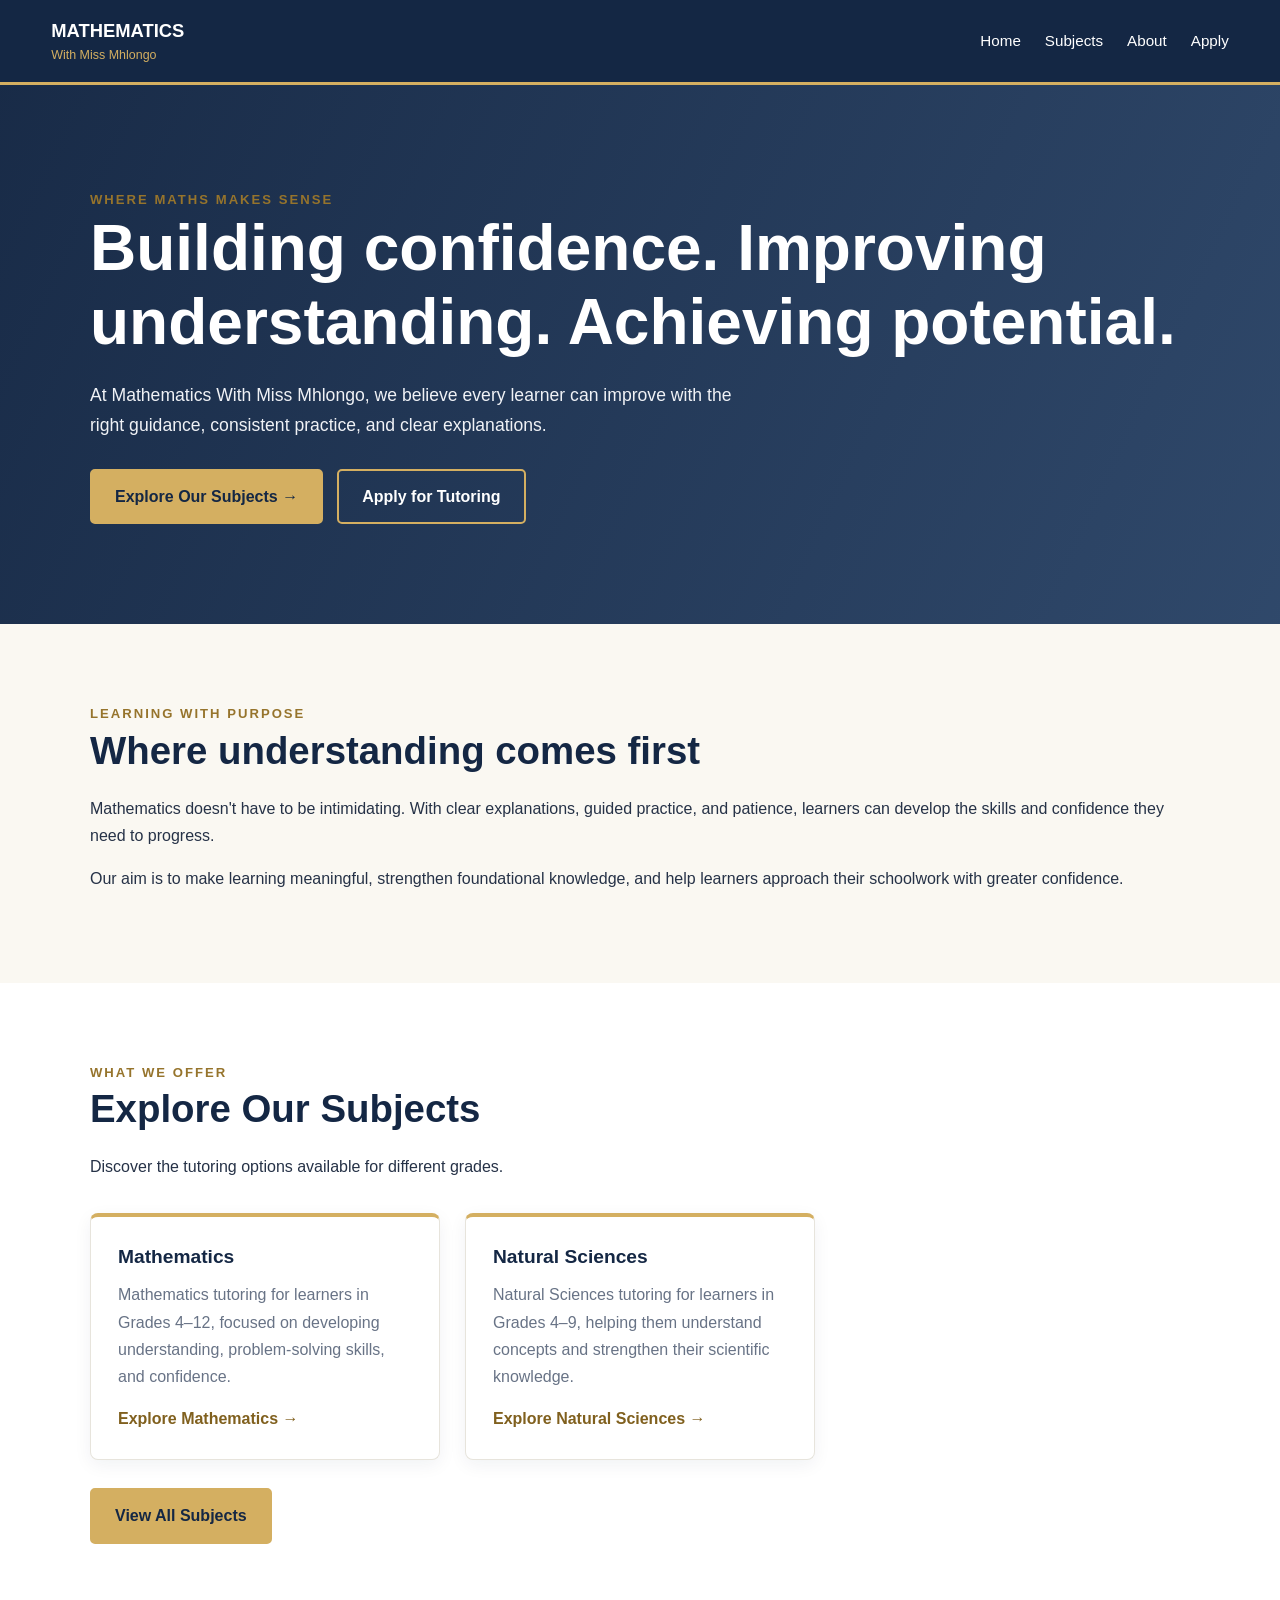
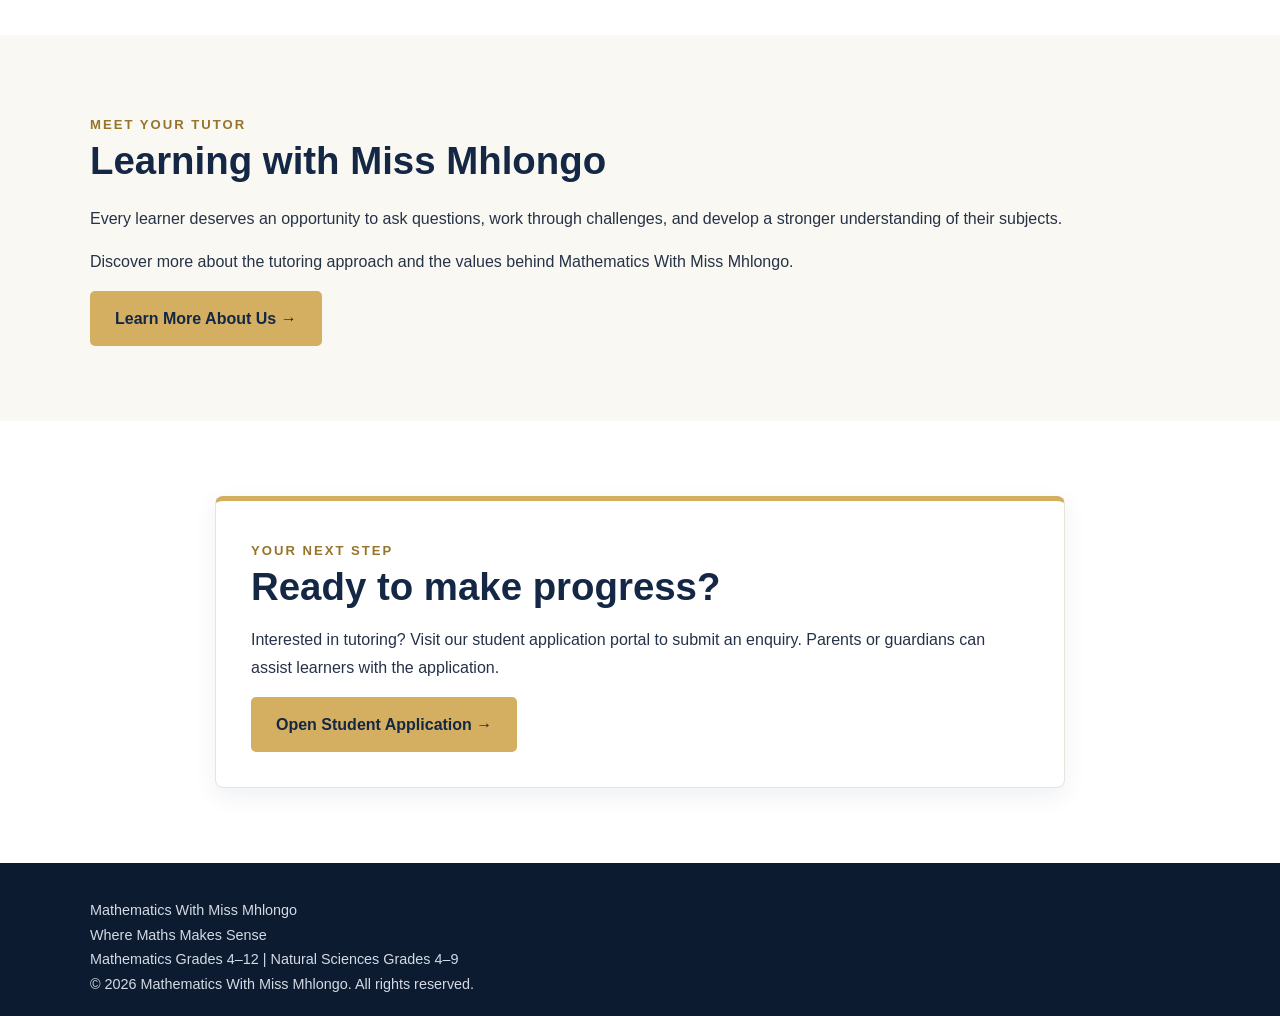
<file: index.html>
<!DOCTYPE html>
<html lang="en-ZA">
<head>
    <meta charset="UTF-8">
    <meta name="viewport" content="width=device-width, initial-scale=1.0">

    <meta
    name="description"
    content="Mathematics With Miss Mhlongo offers online and in-person Mathematics tutoring for Grades 4–12 and Natural Sciences tutoring for Grades 4–9 in Pietermaritzburg, KwaZulu-Natal."
>
    <meta name="theme-color" content="#142744">

    <title>PM Tutoring | Mathematics With Miss Mhlongo</title>

    <!-- Shared website design -->
    <link rel="stylesheet" href="style.css">

    <!-- Mobile navigation -->
    <script src="script.js" defer></script>
</head>

<body>

    <!-- =========================
         WEBSITE HEADER
    ========================== -->
    <header class="site-header">
        <nav class="navbar container" aria-label="Main navigation">

            <a class="brand" href="index.html">
                MATHEMATICS
                <span>With Miss Mhlongo</span>
            </a>

            <button
                class="menu-toggle"
                type="button"
                aria-label="Open navigation menu"
                aria-expanded="false"
                aria-controls="main-menu"
            >
                ☰
            </button>

            <ul class="nav-links" id="main-menu">
                <li>
                    <a class="active" href="index.html" aria-current="page">
                        Home
                    </a>
                </li>

                <li>
                    <a href="subjects.html">Subjects</a>
                </li>

                <li>
                    <a href="about.html">About</a>
                </li>

                <li>
                    <a href="apply.html">Apply</a>
                </li>
            </ul>

        </nav>
    </header>


    <!-- =========================
         MAIN HOMEPAGE CONTENT
    ========================== -->
    <main>

        <!-- HERO SECTION -->
        <section class="hero">
            <div class="container">

                <span class="eyebrow">
                    Where Maths Makes Sense
                </span>

                <h1>
                    Building confidence.
                    Improving understanding.
                    Achieving potential.
                </h1>

                <p>
                    At Mathematics With Miss Mhlongo, we believe
                    every learner can improve with the right
                    guidance, consistent practice, and clear
                    explanations.
                </p>

                <div class="hero-actions">
                    <a class="button" href="subjects.html">
                        Explore Our Subjects →
                    </a>

                    <a class="button button-outline" href="apply.html">
                        Apply for Tutoring
                    </a>
                </div>

            </div>
        </section>


        <!-- INTRODUCTION SECTION -->
        <section class="section">
            <div class="container">

                <span class="eyebrow">
                    Learning With Purpose
                </span>

                <h2>
                    Where understanding comes first
                </h2>

                <p>
                    Mathematics doesn't have to be intimidating.
                    With clear explanations, guided practice, and
                    patience, learners can develop the skills and
                    confidence they need to progress.
                </p>

                <p>
                    Our aim is to make learning meaningful,
                    strengthen foundational knowledge, and help
                    learners approach their schoolwork with
                    greater confidence.
                </p>

            </div>
        </section>


        <!-- SUBJECT PREVIEW SECTION -->
        <section class="section section-white">
            <div class="container">

                <span class="eyebrow">
                    What We Offer
                </span>

                <h2>
                    Explore Our Subjects
                </h2>

                <p>
                    Discover the tutoring options available
                    for different grades.
                </p>

                <div class="card-grid">

                    <article class="card">
                        <h3>Mathematics</h3>

                        <p>
                            Mathematics tutoring for learners
                            in Grades 4–12, focused on developing
                            understanding, problem-solving skills,
                            and confidence.
                        </p>

                        <a class="card-link" href="subjects.html">
                            Explore Mathematics →
                        </a>
                    </article>


                    <article class="card">
                        <h3>Natural Sciences</h3>

                        <p>
                            Natural Sciences tutoring for learners
                            in Grades 4–9, helping them understand
                            concepts and strengthen their
                            scientific knowledge.
                        </p>

                        <a class="card-link" href="subjects.html">
                            Explore Natural Sciences →
                        </a>
                    </article>

                </div>

                <p style="margin-top: 28px;">
                    <a class="button" href="subjects.html">
                        View All Subjects
                    </a>
                </p>

            </div>
        </section>


        <!-- ABOUT PREVIEW SECTION -->
        <section class="section">
            <div class="container">

                <span class="eyebrow">
                    Meet Your Tutor
                </span>

                <h2>
                    Learning with Miss Mhlongo
                </h2>

                <p>
                    Every learner deserves an opportunity to ask
                    questions, work through challenges, and
                    develop a stronger understanding of their
                    subjects.
                </p>

                <p>
                    Discover more about the tutoring approach
                    and the values behind Mathematics With
                    Miss Mhlongo.
                </p>

                <a class="button" href="about.html">
                    Learn More About Us →
                </a>

            </div>
        </section>


        <!-- APPLICATION CALL TO ACTION -->
        <section class="section section-white">
            <div class="container">

                <div class="application-panel">

                    <span class="eyebrow">
                        Your Next Step
                    </span>

                    <h2>
                        Ready to make progress?
                    </h2>

                    <p>
                        Interested in tutoring? Visit our student
                        application portal to submit an enquiry.
                        Parents or guardians can assist learners
                        with the application.
                    </p>

                    <a class="button" href="apply.html">
                        Open Student Application →
                    </a>

                </div>

            </div>
        </section>

    </main>


    <!-- =========================
         WEBSITE FOOTER
    ========================== -->
    <footer class="site-footer">
        <div class="container">

            <p>
                <span>Mathematics With Miss Mhlongo</span>
            </p>

            <p>
                Where Maths Makes Sense
            </p>

            <p>
                Mathematics Grades 4–12 |
                Natural Sciences Grades 4–9
            </p>

            <p>
                © 2026 Mathematics With Miss Mhlongo.
                All rights reserved.
            </p>

        </div>
    </footer>

</body>
</html>
</file>
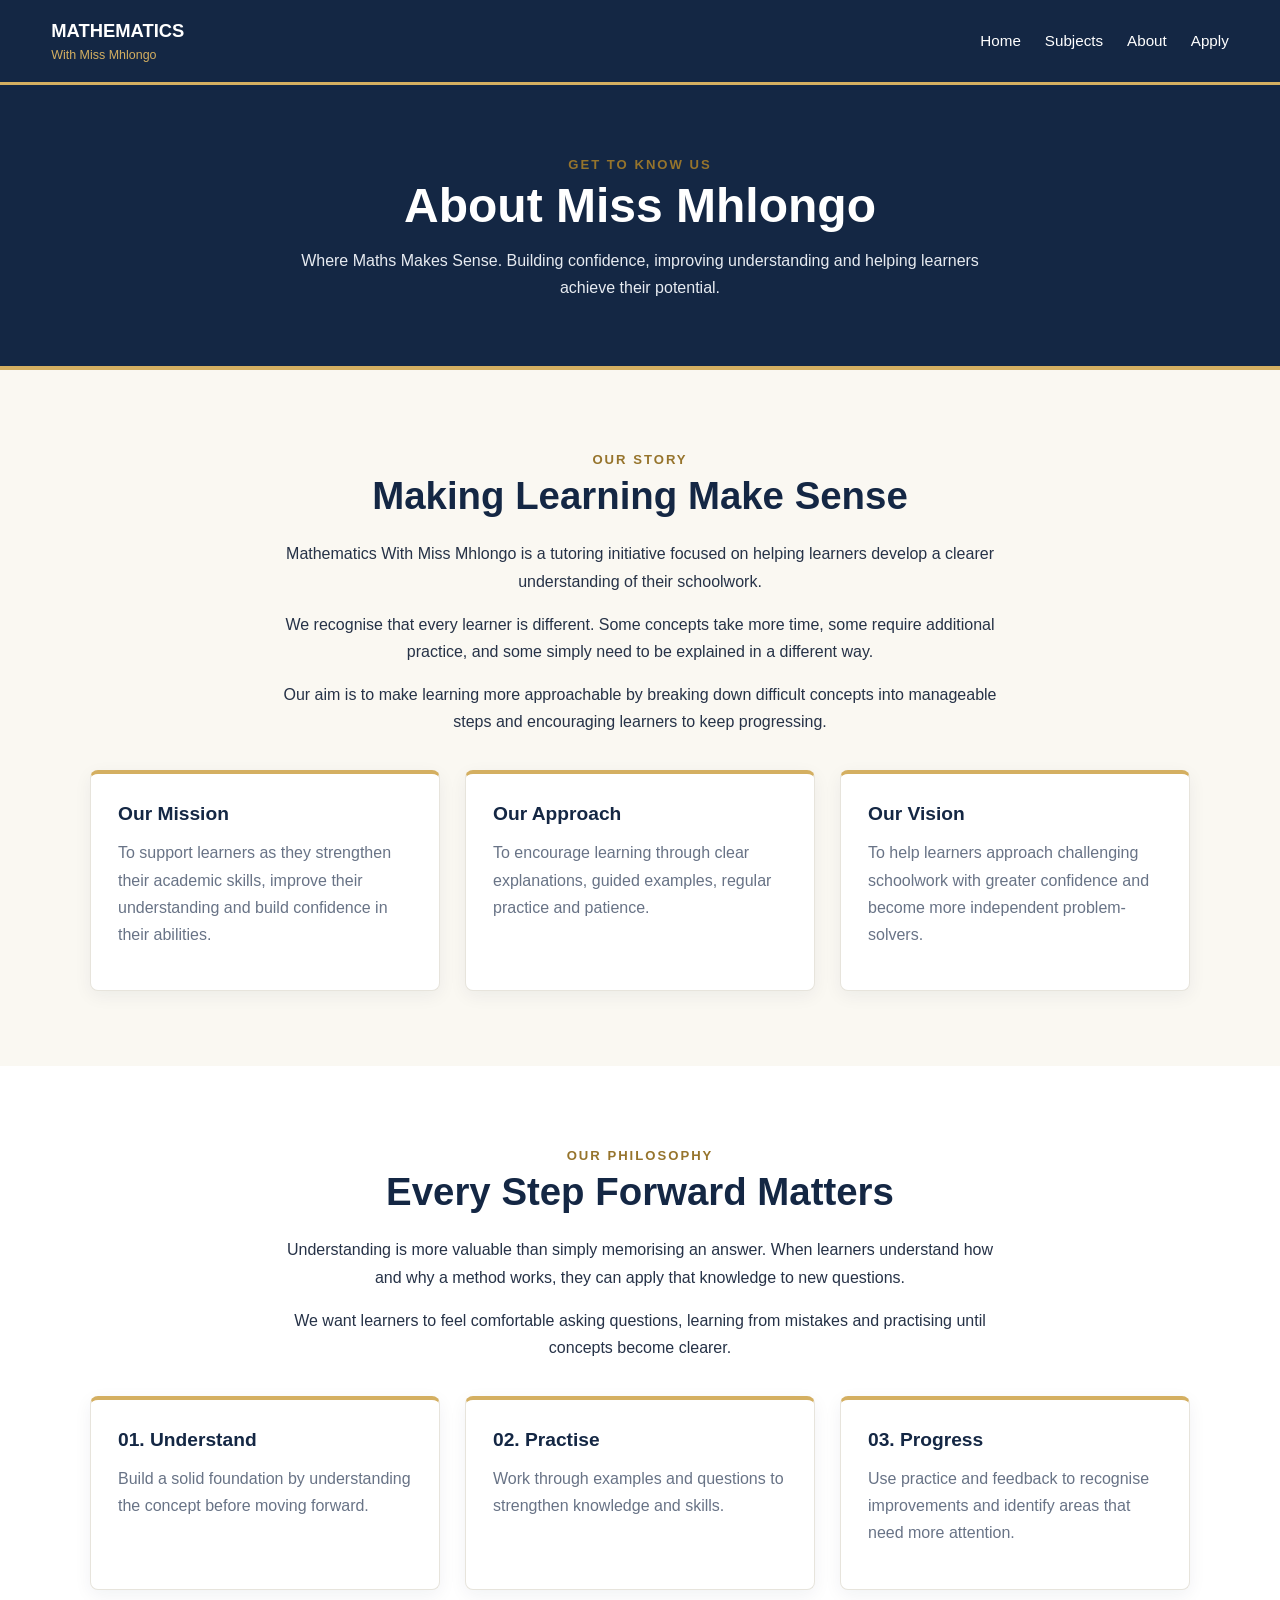
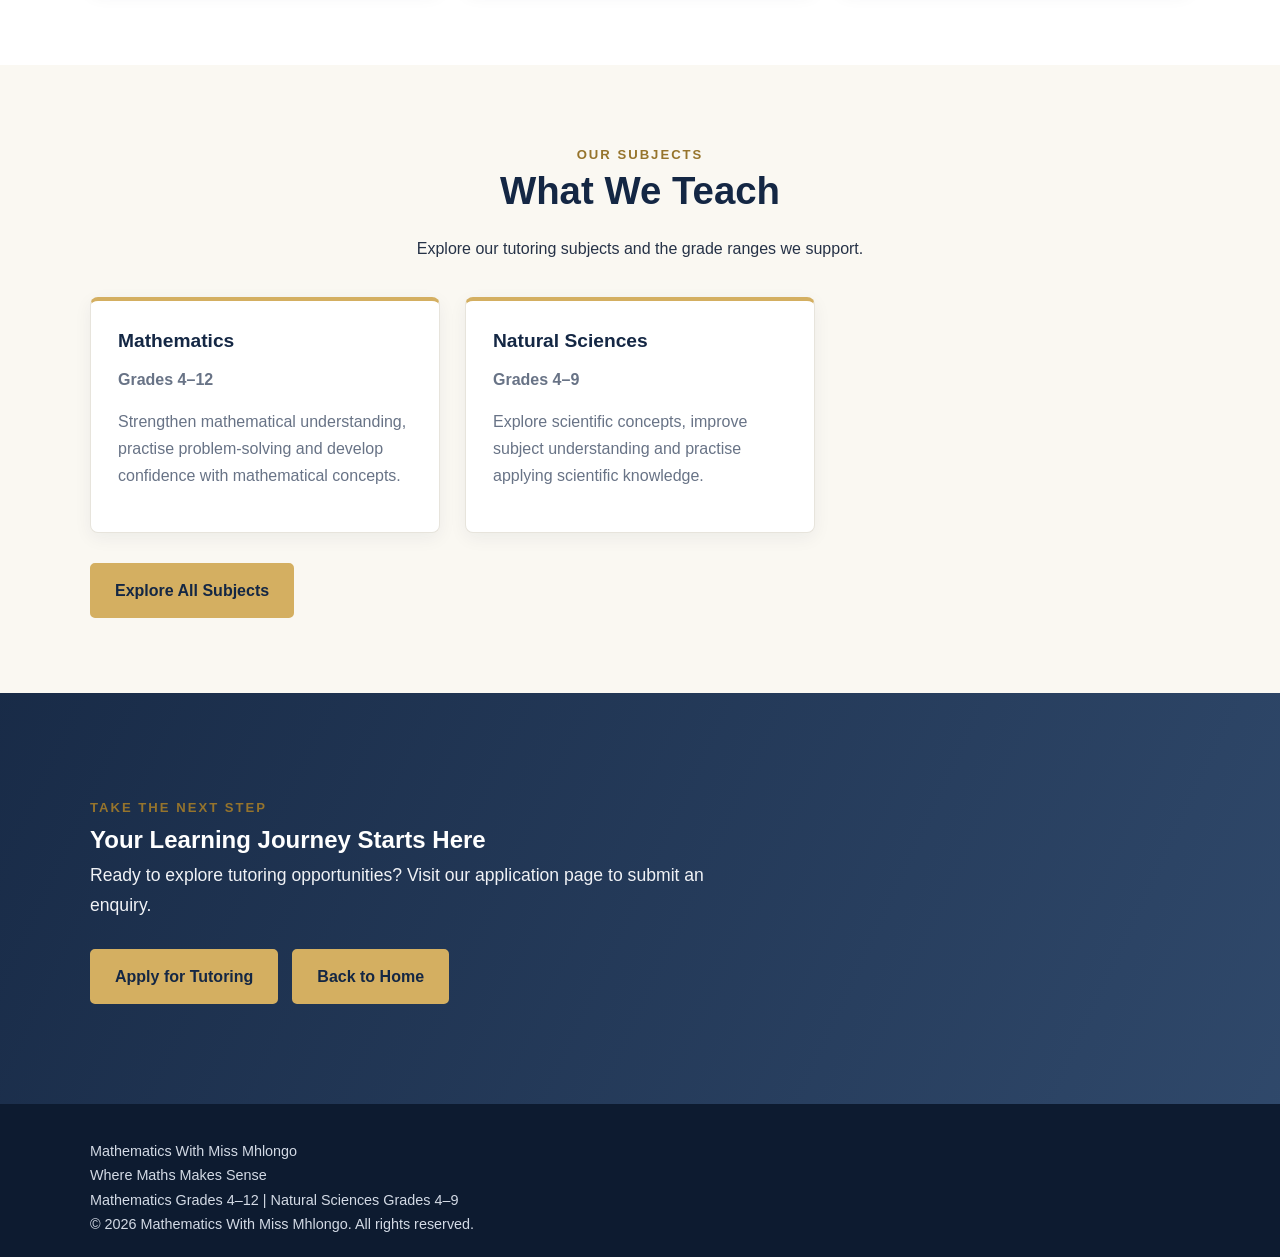
<file: about.html>
<!DOCTYPE html>
<html lang="en">
<head>
    <meta charset="UTF-8">
    <meta name="viewport" content="width=device-width, initial-scale=1.0">

    <meta
        name="description"
        content="Discover Mathematics With Miss Mhlongo, supporting learners in Mathematics and Natural Sciences."
    >

    <title>About | Mathematics With Miss Mhlongo</title>

    <link rel="stylesheet" href="style.css">
    <script src="script.js" defer></script>
</head>

<body>

    <!-- HEADER AND NAVIGATION -->
    <header class="site-header">
        <nav class="navbar container" aria-label="Main navigation">

            <a class="brand" href="index.html">
                MATHEMATICS
                <span>With Miss Mhlongo</span>
            </a>

            <button
                class="menu-toggle"
                type="button"
                aria-label="Open navigation menu"
                aria-expanded="false"
                aria-controls="main-menu"
            >
                ☰
            </button>

            <ul class="nav-links" id="main-menu">
                <li><a href="index.html">Home</a></li>
                <li><a href="subjects.html">Subjects</a></li>
                <li>
                    <a href="about.html" class="active"
                       aria-current="page">About</a>
                </li>
                <li><a href="apply.html">Apply</a></li>
            </ul>

        </nav>
    </header>

    <!-- MAIN CONTENT -->
    <main>

        <!-- PAGE INTRODUCTION -->
        <section class="page-heading">
            <div class="container">

                <span class="eyebrow">Get to Know Us</span>

                <h1>About Miss Mhlongo</h1>

                <p>
                    Where Maths Makes Sense.
                    Building confidence, improving understanding
                    and helping learners achieve their potential.
                </p>

            </div>
        </section>

        <!-- OUR STORY -->
        <section class="section about">
            <div class="container">

                <div class="section-intro">
                    <span class="eyebrow">Our Story</span>

                    <h2>Making Learning Make Sense</h2>

                    <p>
                        Mathematics With Miss Mhlongo is a tutoring
                        initiative focused on helping learners develop
                        a clearer understanding of their schoolwork.
                    </p>

                    <p>
                        We recognise that every learner is different.
                        Some concepts take more time, some require
                        additional practice, and some simply need
                        to be explained in a different way.
                    </p>

                    <p>
                        Our aim is to make learning more approachable
                        by breaking down difficult concepts into
                        manageable steps and encouraging learners
                        to keep progressing.
                    </p>
                </div>

                <div class="card-grid">

                    <article class="card">
                        <h3>Our Mission</h3>

                        <p>
                            To support learners as they strengthen
                            their academic skills, improve their
                            understanding and build confidence
                            in their abilities.
                        </p>
                    </article>

                    <article class="card">
                        <h3>Our Approach</h3>

                        <p>
                            To encourage learning through clear
                            explanations, guided examples, regular
                            practice and patience.
                        </p>
                    </article>

                    <article class="card">
                        <h3>Our Vision</h3>

                        <p>
                            To help learners approach challenging
                            schoolwork with greater confidence
                            and become more independent problem-solvers.
                        </p>
                    </article>

                </div>

            </div>
        </section>

        <!-- TEACHING PHILOSOPHY -->
        <section class="section section-white">
            <div class="container">

                <div class="section-intro">
                    <span class="eyebrow">Our Philosophy</span>

                    <h2>Every Step Forward Matters</h2>

                    <p>
                        Understanding is more valuable than simply
                        memorising an answer. When learners understand
                        how and why a method works, they can apply
                        that knowledge to new questions.
                    </p>

                    <p>
                        We want learners to feel comfortable asking
                        questions, learning from mistakes and
                        practising until concepts become clearer.
                    </p>
                </div>

                <div class="card-grid">

                    <article class="card">
                        <h3>01. Understand</h3>

                        <p>
                            Build a solid foundation by understanding
                            the concept before moving forward.
                        </p>
                    </article>

                    <article class="card">
                        <h3>02. Practise</h3>

                        <p>
                            Work through examples and questions
                            to strengthen knowledge and skills.
                        </p>
                    </article>

                    <article class="card">
                        <h3>03. Progress</h3>

                        <p>
                            Use practice and feedback to recognise
                            improvements and identify areas that
                            need more attention.
                        </p>
                    </article>

                </div>

            </div>
        </section>

        <!-- SUBJECTS WE SUPPORT -->
        <section class="section">
            <div class="container">

                <div class="section-intro">
                    <span class="eyebrow">Our Subjects</span>

                    <h2>What We Teach</h2>

                    <p>
                        Explore our tutoring subjects and the
                        grade ranges we support.
                    </p>
                </div>

                <div class="card-grid">

                    <article class="card">
                        <h3>Mathematics</h3>

                        <p><strong>Grades 4–12</strong></p>

                        <p>
                            Strengthen mathematical understanding,
                            practise problem-solving and develop
                            confidence with mathematical concepts.
                        </p>
                    </article>

                    <article class="card">
                        <h3>Natural Sciences</h3>

                        <p><strong>Grades 4–9</strong></p>

                        <p>
                            Explore scientific concepts, improve
                            subject understanding and practise
                            applying scientific knowledge.
                        </p>
                    </article>

                </div>

                <div style="margin-top: 30px;">
                    <a href="subjects.html" class="button">
                        Explore All Subjects
                    </a>
                </div>

            </div>
        </section>

        <!-- CALL TO ACTION -->
        <section class="hero">
            <div class="container">

                <span class="eyebrow">Take the Next Step</span>

                <h2 style="color: #ffffff;">
                    Your Learning Journey Starts Here
                </h2>

                <p>
                    Ready to explore tutoring opportunities?
                    Visit our application page to submit an enquiry.
                </p>

                <div class="hero-actions">

                    <a href="apply.html" class="button button-primary">
                        Apply for Tutoring
                    </a>

                    <a href="index.html"
                       class="button button-secondary">
                        Back to Home
                    </a>

                </div>

            </div>
        </section>

    </main>

    <!-- FOOTER -->
    <footer class="site-footer">
        <div class="container">

            <p>
                <span>Mathematics With Miss Mhlongo</span>
            </p>

            <p>Where Maths Makes Sense</p>

            <p>
                Mathematics Grades 4–12 |
                Natural Sciences Grades 4–9
            </p>

            <p>
                &copy; 2026 Mathematics With Miss Mhlongo.
                All rights reserved.
            </p>

        </div>
    </footer>

</body>
</html>
</file>
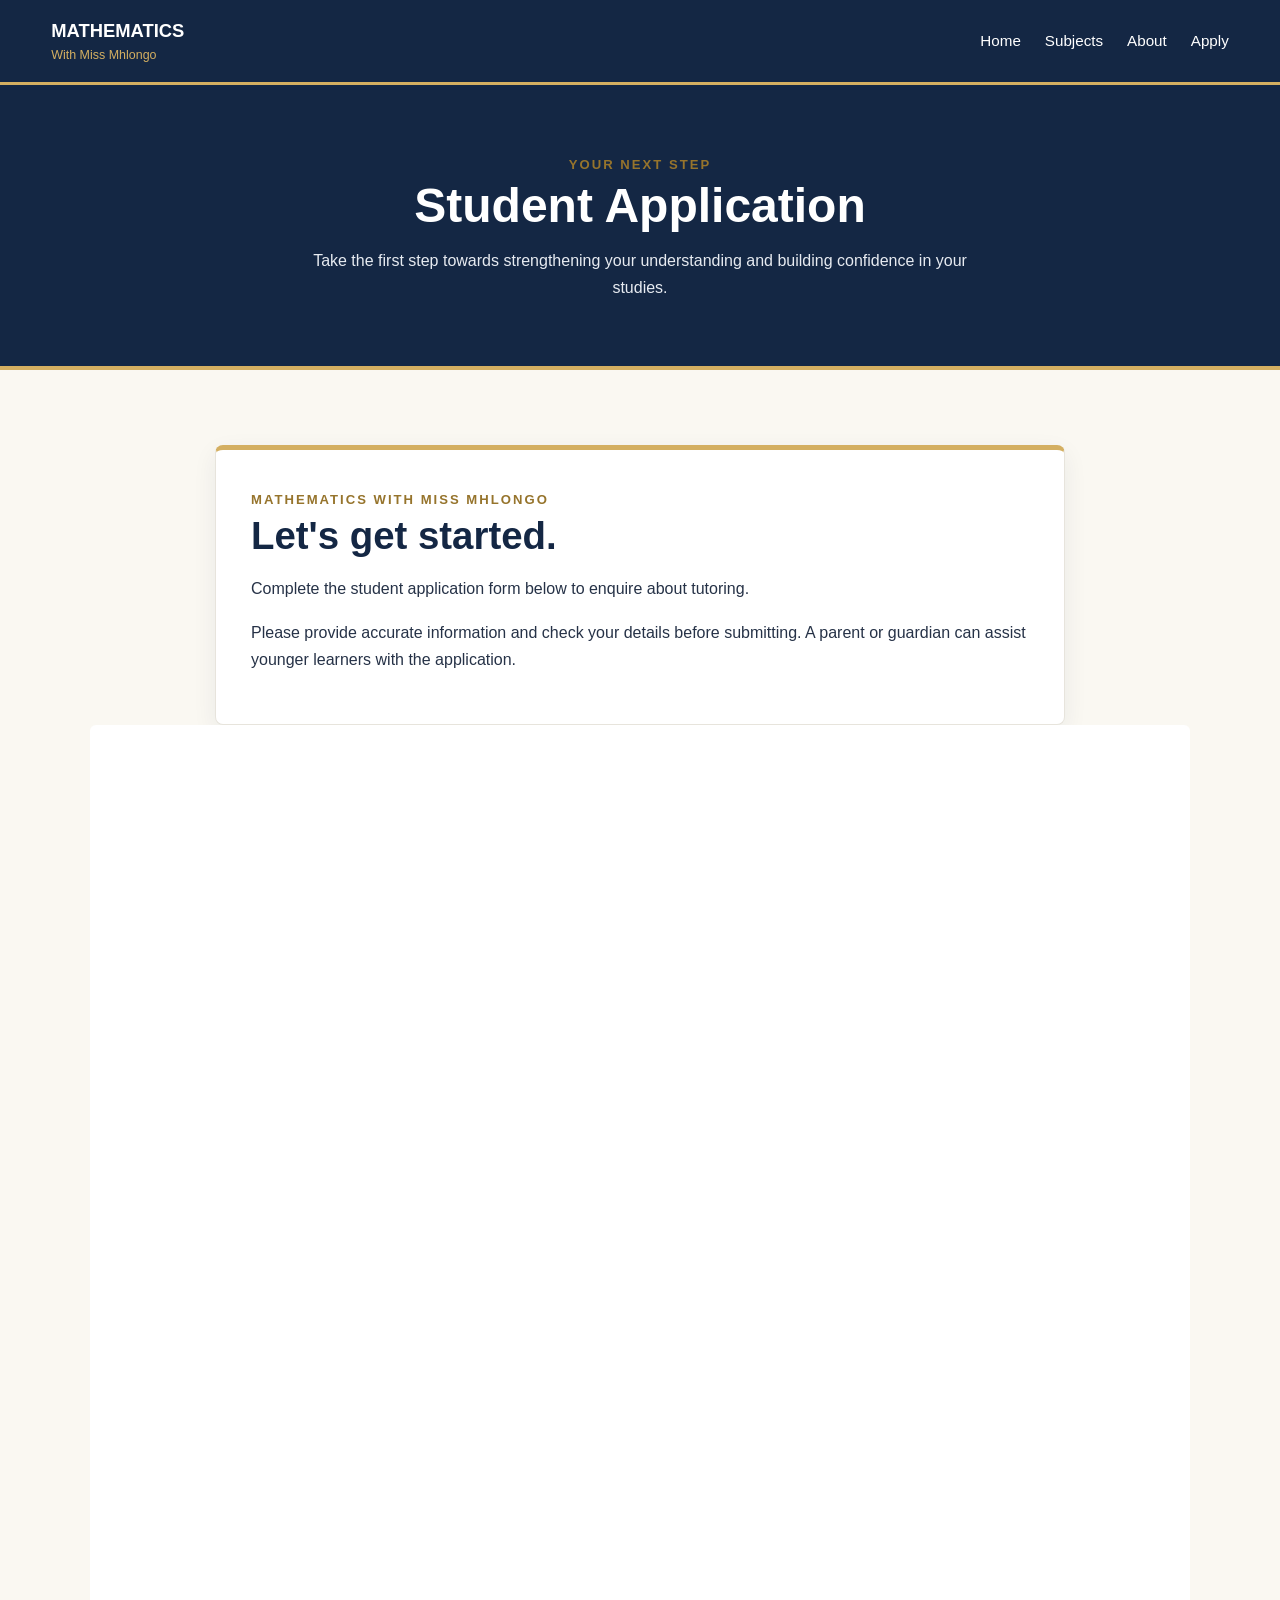
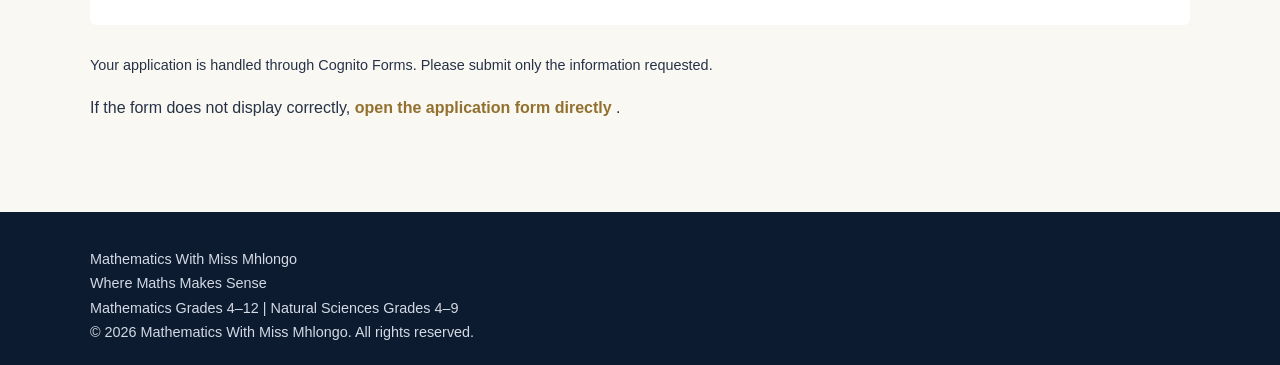
<file: apply.html>
<!DOCTYPE html>
<html lang="en">
<head>
    <meta charset="UTF-8">
    <meta name="viewport" content="width=device-width, initial-scale=1.0">

    <meta
        name="description"
        content="Apply for Mathematics or Natural Sciences tutoring with Mathematics With Miss Mhlongo."
    >

    <meta name="theme-color" content="#10243a">

    <title>Student Application | Mathematics With Miss Mhlongo</title>

    <link rel="stylesheet" href="style.css">
    <script src="script.js" defer></script>
</head>

<body>

    <!-- WEBSITE HEADER -->
    <header class="site-header">
        <nav class="navbar container" aria-label="Main navigation">

            <a class="brand" href="index.html">
                MATHEMATICS
                <span>With Miss Mhlongo</span>
            </a>

            <button
                class="menu-toggle"
                type="button"
                aria-label="Open navigation menu"
                aria-expanded="false"
                aria-controls="main-menu"
            >
                ☰
            </button>

            <ul class="nav-links" id="main-menu">
                <li>
                    <a href="index.html">Home</a>
                </li>

                <li>
                    <a href="subjects.html">Subjects</a>
                </li>

                <li>
                    <a href="about.html">About</a>
                </li>

                <li>
                    <a class="active" href="apply.html" aria-current="page">
                        Apply
                    </a>
                </li>
            </ul>

        </nav>
    </header>

    <!-- MAIN CONTENT -->
    <main>

        <!-- PAGE INTRODUCTION -->
        <section class="page-heading">
            <div class="container">

                <span class="eyebrow">Your Next Step</span>

                <h1>Student Application</h1>

                <p>
                    Take the first step towards strengthening
                    your understanding and building confidence
                    in your studies.
                </p>

            </div>
        </section>

        <!-- APPLICATION INFORMATION -->
        <section class="section">
            <div class="container">

                <div class="application-panel">

                    <span class="eyebrow">
                        Mathematics With Miss Mhlongo
                    </span>

                    <h2>Let's get started.</h2>

                    <p>
                        Complete the student application form below
                        to enquire about tutoring.
                    </p>

                    <p>
                        Please provide accurate information and
                        check your details before submitting.
                        A parent or guardian can assist younger
                        learners with the application.
                    </p>

                </div>

                <!-- COGNITO APPLICATION FORM -->
                <div class="application-embed-container">

                    <iframe
                        class="application-embed"
                        src="https://www.cognitoforms.com/pmtutoring1/MathematicsWithMissMhlongoStudentApplication2"
                        title="Mathematics With Miss Mhlongo Student Application"
                        loading="lazy"
                        referrerpolicy="strict-origin-when-cross-origin"
                        style="width: 100%; min-height: 900px; border: none;"
                    ></iframe>

                </div>

                <!-- PRIVACY NOTE -->
                <p style="margin-top: 20px; font-size: 0.9rem;">
                    Your application is handled through Cognito Forms.
                    Please submit only the information requested.
                </p>

                <!-- DIRECT FORM LINK -->
                <p>
                    If the form does not display correctly,
                    <a
                        href="https://www.cognitoforms.com/pmtutoring1/MathematicsWithMissMhlongoStudentApplication2"
                        target="_blank"
                        rel="noopener noreferrer"
                        style="color: #92702f; font-weight: bold;"
                    >
                        open the application form directly
                    </a>.
                </p>

            </div>
        </section>

    </main>

    <!-- WEBSITE FOOTER -->
    <footer class="site-footer">
        <div class="container">

            <p>
                <span>Mathematics With Miss Mhlongo</span>
            </p>

            <p>Where Maths Makes Sense</p>

            <p>
                Mathematics Grades 4–12 |
                Natural Sciences Grades 4–9
            </p>

            <p>
                &copy; 2026 Mathematics With Miss Mhlongo.
                All rights reserved.
            </p>

        </div>
    </footer>

</body>
</html>
</file>
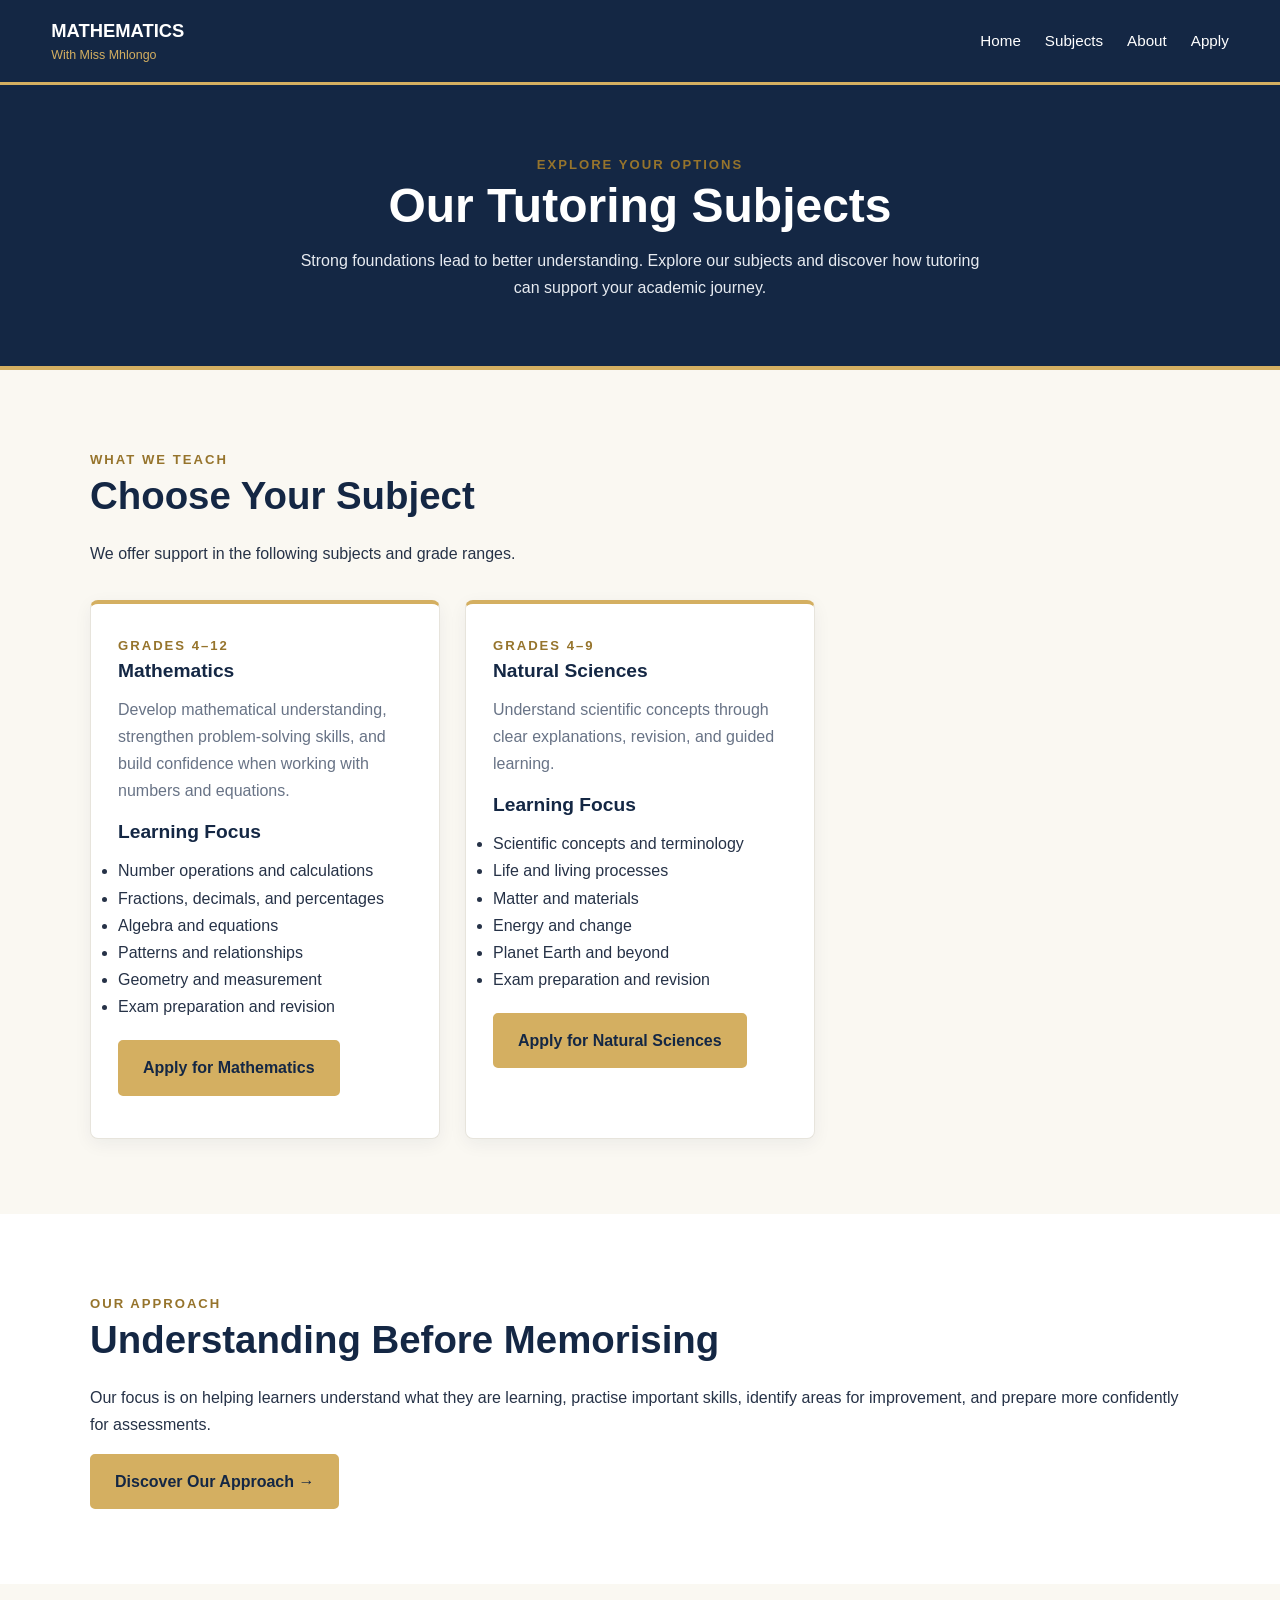
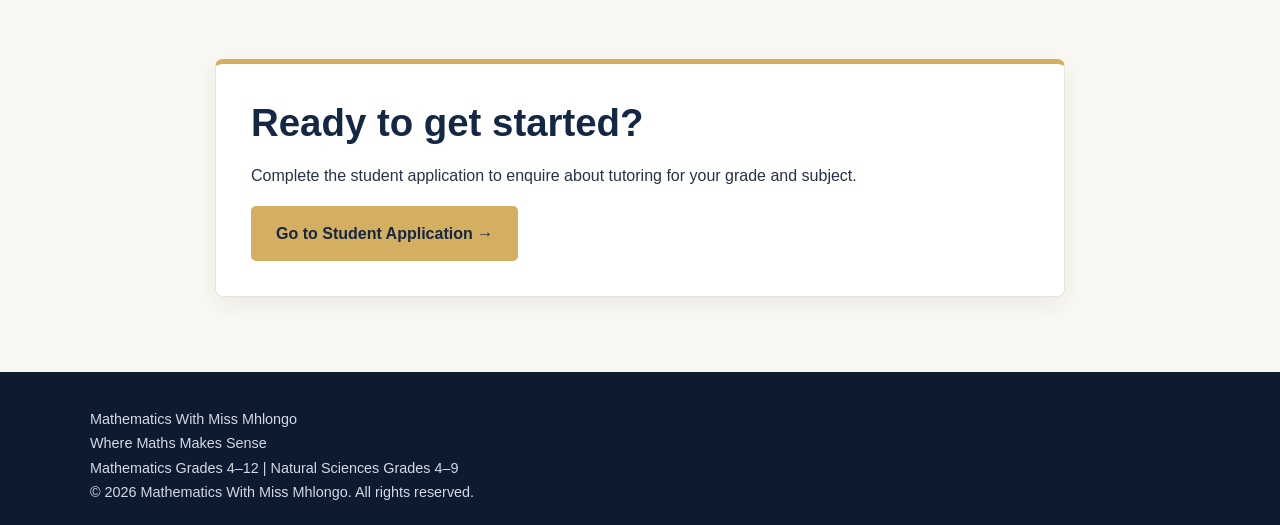
<file: subjects.html>
<!DOCTYPE html>
<html lang="en">
<head>
    <meta charset="UTF-8">
    <meta name="viewport" content="width=device-width, initial-scale=1.0">

    <meta
        name="description"
        content="Explore Mathematics tutoring for Grades 4–12 and Natural Sciences tutoring for Grades 4–9 with Miss Mhlongo."
    >

    <meta name="theme-color" content="#142744">

    <title>Subjects | Mathematics With Miss Mhlongo</title>

    <link rel="stylesheet" href="style.css">
    <script src="script.js" defer></script>
</head>

<body>

    <!-- WEBSITE HEADER -->
    <header class="site-header">
        <nav class="navbar container" aria-label="Main navigation">

            <a class="brand" href="index.html">
                MATHEMATICS
                <span>With Miss Mhlongo</span>
            </a>

            <button
                class="menu-toggle"
                type="button"
                aria-label="Open navigation menu"
                aria-expanded="false"
                aria-controls="main-menu"
            >
                ☰
            </button>

            <ul class="nav-links" id="main-menu">
                <li>
                    <a href="index.html">Home</a>
                </li>

                <li>
                    <a class="active" href="subjects.html" aria-current="page">
                        Subjects
                    </a>
                </li>

                <li>
                    <a href="about.html">About</a>
                </li>

                <li>
                    <a href="apply.html">Apply</a>
                </li>
            </ul>

        </nav>
    </header>


    <!-- MAIN CONTENT -->
    <main>

        <!-- PAGE INTRODUCTION -->
        <section class="page-heading">
            <div class="container">

                <span class="eyebrow">Explore Your Options</span>

                <h1>Our Tutoring Subjects</h1>

                <p>
                    Strong foundations lead to better understanding.
                    Explore our subjects and discover how tutoring
                    can support your academic journey.
                </p>

            </div>
        </section>


        <!-- SUBJECTS -->
        <section class="section">
            <div class="container">

                <span class="eyebrow">What We Teach</span>

                <h2>Choose Your Subject</h2>

                <p>
                    We offer support in the following subjects
                    and grade ranges.
                </p>

                <div class="card-grid">

                    <!-- MATHEMATICS -->
                    <article class="card">

                        <span class="eyebrow">
                            Grades 4–12
                        </span>

                        <h3>Mathematics</h3>

                        <p>
                            Develop mathematical understanding,
                            strengthen problem-solving skills,
                            and build confidence when working
                            with numbers and equations.
                        </p>

                        <h3>Learning Focus</h3>

                        <ul>
                            <li>Number operations and calculations</li>
                            <li>Fractions, decimals, and percentages</li>
                            <li>Algebra and equations</li>
                            <li>Patterns and relationships</li>
                            <li>Geometry and measurement</li>
                            <li>Exam preparation and revision</li>
                        </ul>

                        <p style="margin-top: 20px;">
                            <a class="button" href="apply.html">
                                Apply for Mathematics
                            </a>
                        </p>

                    </article>


                    <!-- NATURAL SCIENCES -->
                    <article class="card">

                        <span class="eyebrow">
                            Grades 4–9
                        </span>

                        <h3>Natural Sciences</h3>

                        <p>
                            Understand scientific concepts through
                            clear explanations, revision, and
                            guided learning.
                        </p>

                        <h3>Learning Focus</h3>

                        <ul>
                            <li>Scientific concepts and terminology</li>
                            <li>Life and living processes</li>
                            <li>Matter and materials</li>
                            <li>Energy and change</li>
                            <li>Planet Earth and beyond</li>
                            <li>Exam preparation and revision</li>
                        </ul>

                        <p style="margin-top: 20px;">
                            <a class="button" href="apply.html">
                                Apply for Natural Sciences
                            </a>
                        </p>

                    </article>

                </div>

            </div>
        </section>


        <!-- LEARNING APPROACH -->
        <section class="section section-white">
            <div class="container">

                <span class="eyebrow">Our Approach</span>

                <h2>Understanding Before Memorising</h2>

                <p>
                    Our focus is on helping learners understand
                    what they are learning, practise important
                    skills, identify areas for improvement,
                    and prepare more confidently for assessments.
                </p>

                <a class="button" href="about.html">
                    Discover Our Approach →
                </a>

            </div>
        </section>


        <!-- CALL TO ACTION -->
        <section class="section">
            <div class="container">

                <div class="application-panel">

                    <h2>Ready to get started?</h2>

                    <p>
                        Complete the student application to enquire
                        about tutoring for your grade and subject.
                    </p>

                    <a class="button" href="apply.html">
                        Go to Student Application →
                    </a>

                </div>

            </div>
        </section>

    </main>


    <!-- WEBSITE FOOTER -->
    <footer class="site-footer">
        <div class="container">

            <p>
                <span>Mathematics With Miss Mhlongo</span>
            </p>

            <p>Where Maths Makes Sense</p>

            <p>
                Mathematics Grades 4–12 |
                Natural Sciences Grades 4–9
            </p>

            <p>
                © 2026 Mathematics With Miss Mhlongo.
                All rights reserved.
            </p>

        </div>
    </footer>

</body>
</html>
</file>
<file: style.css>
/* =========================================
   MATHEMATICS WITH MISS MHLONGO
   Main Website Styles
   Colours: Navy, Gold, Cream and White
========================================= */

/* COLOUR PALETTE */
:root {
    --navy: #142744;
    --navy-light: #203b60;
    --gold: #d4af61;
    --cream: #faf8f2;
    --white: #ffffff;
    --text: #263247;
    --muted: #687386;
}

/* RESET */
* {
    margin: 0;
    padding: 0;
    box-sizing: border-box;
}

html {
    scroll-behavior: smooth;
}

body {
    font-family: Arial, Helvetica, sans-serif;
    background: var(--cream);
    color: var(--text);
    line-height: 1.7;
}

img {
    max-width: 100%;
    height: auto;
    display: block;
}

a {
    color: inherit;
    text-decoration: none;
}

button,
input,
select,
textarea {
    font: inherit;
}

.container {
    width: min(1100px, 90%);
    margin: 0 auto;
}

/* =========================================
   HEADER AND NAVIGATION
========================================= */

.site-header {
    background: var(--navy);
    color: var(--white);
    border-bottom: 3px solid var(--gold);
    position: relative;
    z-index: 100;
}

.navbar {
    width: min(1200px, 92%);
    margin: 0 auto;
    min-height: 82px;
    display: flex;
    align-items: center;
    justify-content: space-between;
    gap: 24px;
}

.brand {
    color: var(--white);
    font-size: 1.15rem;
    font-weight: 700;
    line-height: 1.3;
}

.brand span {
    display: block;
    color: var(--gold);
    font-size: 0.78rem;
    font-weight: 400;
    margin-top: 4px;
}

.nav-links {
    display: flex;
    align-items: center;
    gap: 24px;
    list-style: none;
}

.nav-links a {
    color: var(--white);
    font-size: 0.95rem;
    transition: color 0.2s ease;
}

.nav-links a:hover,
.nav-links a:focus-visible {
    color: var(--gold);
}

.nav-links .nav-apply {
    background: var(--gold);
    color: var(--navy);
    padding: 9px 16px;
    border-radius: 5px;
    font-weight: 700;
}

.nav-links .nav-apply:hover {
    background: var(--white);
    color: var(--navy);
}

.menu-toggle {
    display: none;
    border: 1px solid var(--gold);
    border-radius: 5px;
    background: transparent;
    color: var(--white);
    padding: 7px 11px;
    cursor: pointer;
    font-size: 1.3rem;
}

/* =========================================
   GENERAL SECTIONS
========================================= */

.section {
    padding: 75px 0;
}

.section-white {
    background: var(--white);
}

.section-navy {
    background: var(--navy);
    color: var(--white);
}

.section h2 {
    color: var(--navy);
    font-size: clamp(1.7rem, 4vw, 2.4rem);
    line-height: 1.25;
    margin-bottom: 20px;
}

.section-navy h2 {
    color: var(--white);
}

.section p {
    margin-bottom: 16px;
}

.section-intro {
    max-width: 720px;
    margin: 0 auto 35px;
    text-align: center;
}

.eyebrow {
    color: #96742c;
    font-size: 0.82rem;
    font-weight: 700;
    letter-spacing: 2px;
    text-transform: uppercase;
    margin-bottom: 12px;
}

/* =========================================
   HOME PAGE HERO
========================================= */

.hero {
    background:
        linear-gradient(
            115deg,
            rgba(20, 39, 68, 0.98),
            rgba(32, 59, 96, 0.93)
        );
    color: var(--white);
    padding: 100px 0;
}

.hero-content {
    max-width: 800px;
}

.hero h1 {
    color: var(--white);
    font-size: clamp(2.2rem, 6vw, 4rem);
    line-height: 1.15;
    margin-bottom: 22px;
}

.hero h1 span {
    color: var(--gold);
}

.hero p {
    max-width: 680px;
    font-size: 1.1rem;
    color: #f0f2f6;
    margin-bottom: 28px;
}

.hero-actions {
    display: flex;
    flex-wrap: wrap;
    gap: 14px;
    margin-top: 28px;
}

/* =========================================
   PAGE HEADINGS
========================================= */

.page-heading {
    background: var(--navy);
    color: var(--white);
    text-align: center;
    padding: 65px 20px;
    border-bottom: 4px solid var(--gold);
}

.page-heading h1 {
    color: var(--white);
    font-size: clamp(2rem, 5vw, 3rem);
    line-height: 1.2;
    margin-bottom: 12px;
}

.page-heading p {
    max-width: 700px;
    margin: 0 auto;
    color: #e7ebf1;
}

/* =========================================
   BUTTONS
========================================= */

.button {
    display: inline-block;
    background: var(--gold);
    color: var(--navy);
    border: 2px solid var(--gold);
    border-radius: 5px;
    padding: 12px 23px;
    font-weight: 700;
    text-align: center;
    cursor: pointer;
    transition:
        background 0.2s ease,
        color 0.2s ease,
        border-color 0.2s ease;
}

.button:hover,
.button:focus-visible {
    background: var(--white);
    border-color: var(--white);
    color: var(--navy);
}

.button-outline {
    background: transparent;
    color: var(--white);
    border: 2px solid var(--gold);
}

.button-outline:hover,
.button-outline:focus-visible {
    background: var(--gold);
    border-color: var(--gold);
    color: var(--navy);
}

.button-navy {
    background: var(--navy);
    color: var(--white);
    border-color: var(--navy);
}

.button-navy:hover,
.button-navy:focus-visible {
    background: var(--navy-light);
    border-color: var(--navy-light);
    color: var(--white);
}

/* =========================================
   CARDS AND SUBJECT GRIDS
========================================= */

.card-grid {
    display: grid;
    grid-template-columns: repeat(3, minmax(0, 1fr));
    gap: 25px;
    margin-top: 32px;
}

.card {
    background: var(--white);
    padding: 27px;
    border: 1px solid #e7e4dc;
    border-top: 4px solid var(--gold);
    border-radius: 8px;
    box-shadow: 0 5px 18px rgba(20, 39, 68, 0.06);
}

.card h3 {
    color: var(--navy);
    font-size: 1.2rem;
    line-height: 1.35;
    margin-bottom: 12px;
}

.card p {
    color: var(--muted);
    margin-bottom: 15px;
}

.card-link {
    display: inline-block;
    color: #80601e;
    font-weight: 700;
}

.card-link:hover {
    color: var(--navy);
    text-decoration: underline;
}

/* =========================================
   ABOUT PAGE — TUTOR PHOTO BACKGROUND
========================================= */

.about-background {
    position: relative;
    isolation: isolate;
    overflow: hidden;
    background: var(--cream);
}

/* Photo sits behind the section content */
.about-background::before {
    content: "";
    position: absolute;
    inset: 0;
    z-index: -1;

    background-image:
        linear-gradient(
            rgba(250, 248, 242, 0.50),
            rgba(250, 248, 242, 0.65)
        ),
        url("images/miss-mhlongo.jpg");

    background-size: cover;
    background-position: center 35%;
    background-repeat: no-repeat;

    opacity: 1;
}

/* Keep content above the photo */
.about-background .container {
    position: relative;
    z-index: 1;
}

/* Keep cards easy to read */
.about-background .card {
    background: rgba(255, 255, 255, 0.93);
    backdrop-filter: blur(3px);
}

/* =========================================
   APPLICATION PAGE
========================================= */

.application-panel {
    max-width: 850px;
    margin: 0 auto;
    padding: 35px;
    background: var(--white);
    border: 1px solid #e7e4dc;
    border-top: 5px solid var(--gold);
    border-radius: 8px;
    box-shadow: 0 8px 25px rgba(20, 39, 68, 0.07);
}

.application-panel h2 {
    margin-bottom: 15px;
}

.application-form {
    display: flex;
    flex-direction: column;
    gap: 18px;
}

.application-form label {
    display: block;
    color: var(--navy);
    font-weight: 700;
    margin-bottom: 6px;
}

.application-form input,
.application-form select,
.application-form textarea {
    width: 100%;
    padding: 12px 14px;
    border: 1px solid #cbd1db;
    border-radius: 5px;
    background: var(--white);
    color: var(--text);
}

.application-form input:focus,
.application-form select:focus,
.application-form textarea:focus {
    outline: 2px solid var(--gold);
    outline-offset: 2px;
    border-color: var(--navy);
}

.application-form textarea {
    min-height: 130px;
    resize: vertical;
}

.form-note {
    color: var(--muted);
    font-size: 0.9rem;
}

/* Embedded external application form */
.application-embed {
    width: 100%;
    min-height: 850px;
    border: none;
    border-radius: 6px;
    background: var(--white);
}

/* =========================================
   CALL TO ACTION
========================================= */

.cta-section {
    background: var(--navy);
    color: var(--white);
    text-align: center;
    padding: 65px 20px;
    border-top: 4px solid var(--gold);
}

.cta-section h2 {
    color: var(--white);
    margin-bottom: 15px;
}

.cta-section p {
    max-width: 650px;
    margin: 0 auto 25px;
    color: #e7ebf1;
}

/* =========================================
   FOOTER
========================================= */

.site-footer {
    background: #0d1b30;
    color: var(--white);
    padding: 35px 0 20px;
}

.footer-content {
    display: flex;
    flex-wrap: wrap;
    justify-content: space-between;
    gap: 25px;
}

.footer-brand {
    color: var(--gold);
    font-size: 1.1rem;
    font-weight: 700;
    margin-bottom: 8px;
}

.site-footer p {
    color: #d3dae5;
    font-size: 0.9rem;
}

.footer-links {
    display: flex;
    flex-wrap: wrap;
    gap: 18px;
}

.footer-links a {
    color: var(--white);
    font-size: 0.9rem;
}

.footer-links a:hover {
    color: var(--gold);
}

.footer-bottom {
    margin-top: 25px;
    padding-top: 18px;
    border-top: 1px solid rgba(255, 255, 255, 0.15);
    text-align: center;
}

/* =========================================
   ACCESSIBILITY
========================================= */

a:focus-visible,
button:focus-visible {
    outline: 3px solid var(--gold);
    outline-offset: 3px;
}

/* =========================================
   TABLETS AND MOBILE DEVICES
========================================= */

@media (max-width: 900px) {
    .card-grid {
        grid-template-columns: repeat(2, minmax(0, 1fr));
    }

    .navbar {
        gap: 15px;
    }

    .nav-links {
        gap: 15px;
    }

    .hero {
        padding: 80px 0;
    }
}

@media (max-width: 760px) {
    .navbar {
        min-height: 74px;
        flex-wrap: wrap;
        padding: 15px 0;
    }

    .menu-toggle {
        display: inline-block;
    }

    .nav-links {
        display: none;
        flex-direction: column;
        align-items: stretch;
        width: 100%;
        gap: 0;
        padding: 10px 0;
    }

    .nav-links.open {
        display: flex;
    }

    .nav-links li {
        width: 100%;
    }

    .nav-links a {
        display: block;
        padding: 12px 8px;
    }

    .nav-links .nav-apply {
        margin-top: 8px;
        text-align: center;
    }

    .section {
        padding: 55px 0;
    }

    .hero {
        padding: 65px 0;
    }

    .hero p {
        font-size: 1rem;
    }

    .page-heading {
        padding: 50px 18px;
    }

    .application-panel {
        padding: 23px;
    }

    .footer-content {
        flex-direction: column;
    }
}

@media (max-width: 520px) {
    .card-grid {
        grid-template-columns: 1fr;
    }

    .hero-actions {
        flex-direction: column;
        align-items: stretch;
    }

    .hero-actions .button {
        width: 100%;
    }

    .card {
        padding: 22px;
    }

    .application-panel {
        padding: 18px;
    }

    .brand {
        font-size: 1rem;
    }
}

/* Respect reduced-motion preferences */
@media (prefers-reduced-motion: reduce) {
    html {
        scroll-behavior: auto;
    }

    *,
    *::before,
    *::after {
        transition-duration: 0.01ms !important;
    }
}
</file>
